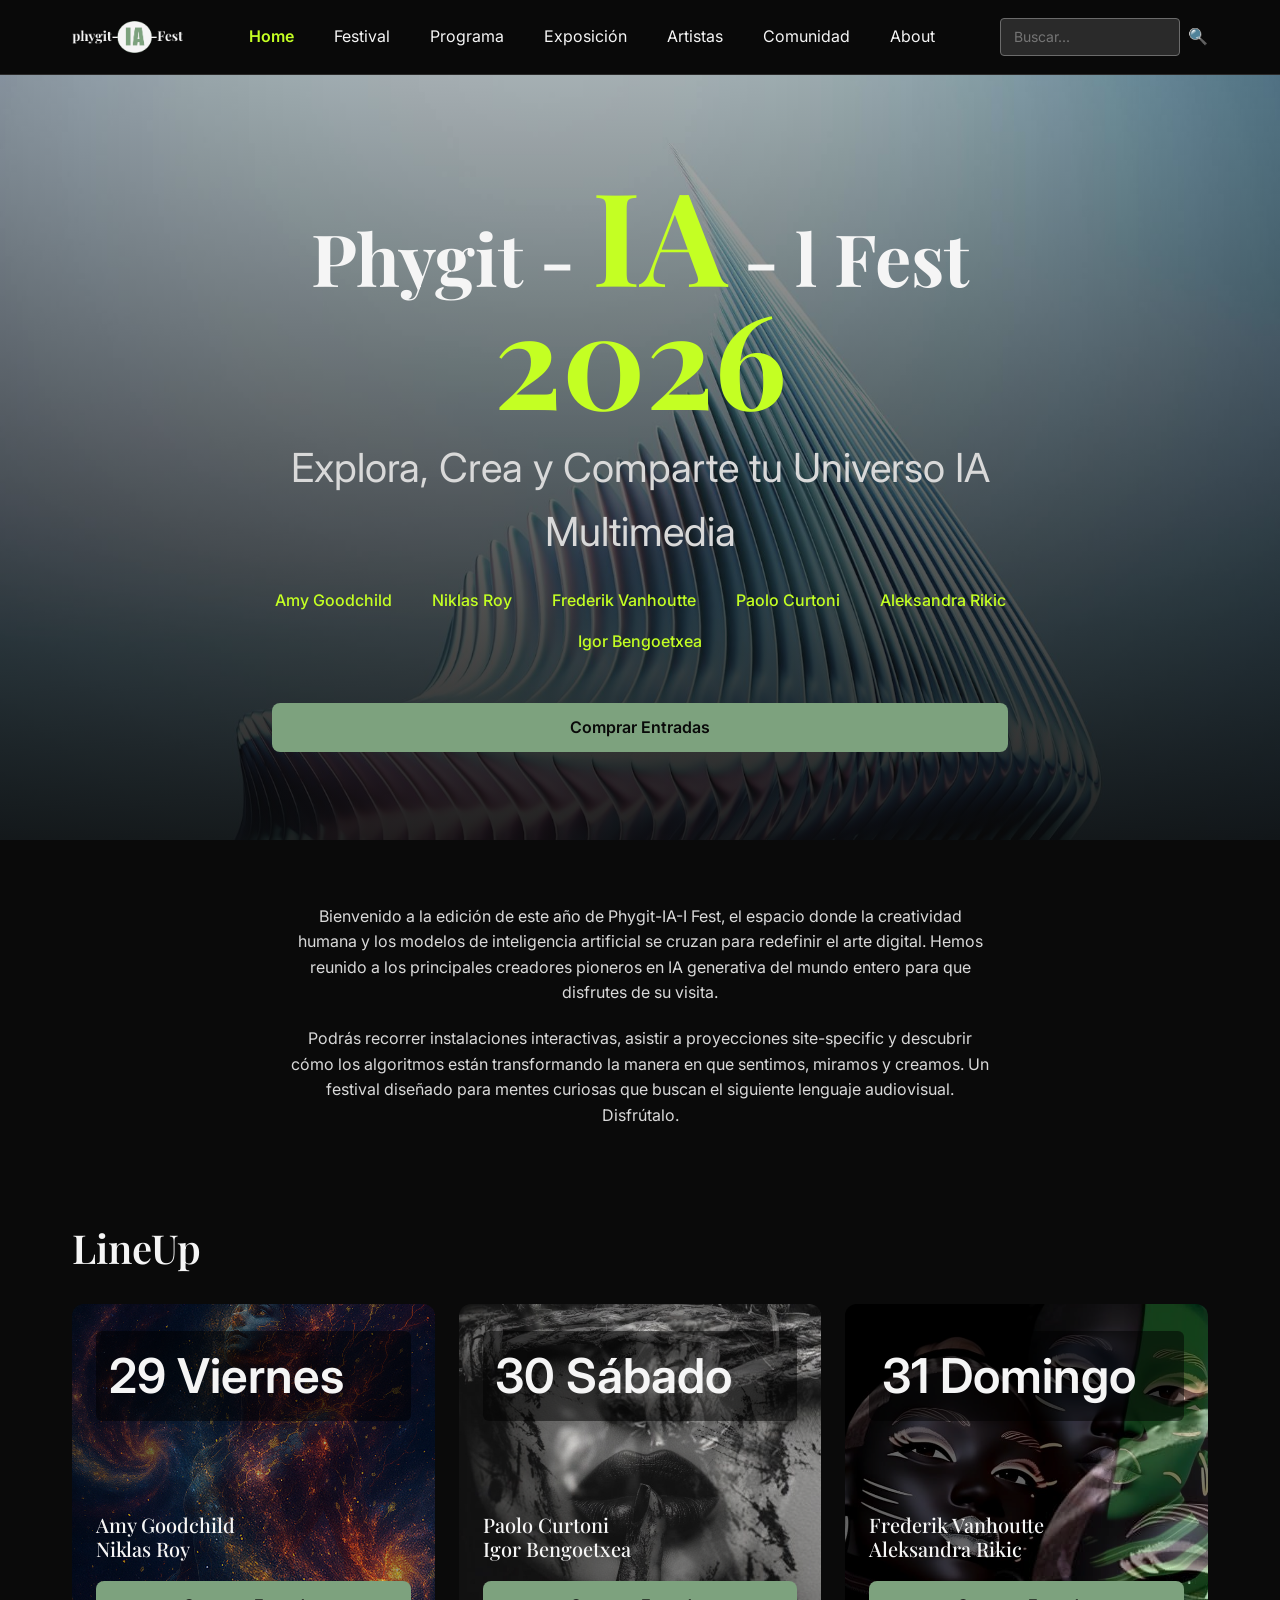
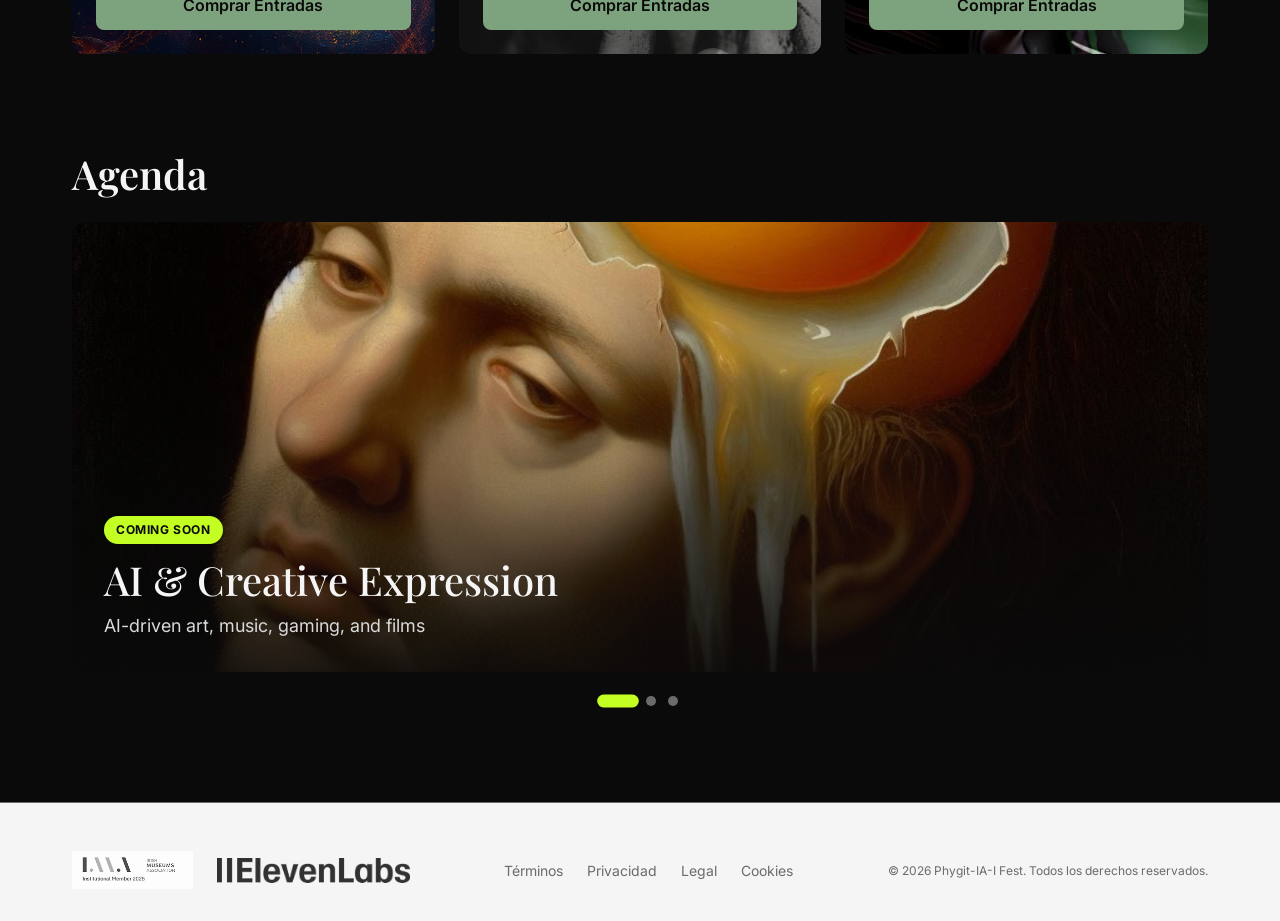
<file: index.html>
<!DOCTYPE html>
<html lang="es">

<head>
  <meta charset="UTF-8">
  <meta name="viewport" content="width=device-width, initial-scale=1.0">
  <meta name="description"
    content="Phygit-IA-l Fest 2026: Festival de arte digital, IA generativa y creatividad multimedia. Compra tus entradas y descubre el lineup.">

  <!-- ==========================================
     FAVICONS (Todos los tamaños)
     ========================================== -->
  <!-- Icono tradicional para navegadores antiguos -->
  <link rel="icon" type="image/x-icon" href="assets/icons/favicon.ico">

  <!-- Iconos PNG para navegadores modernos -->
  <link rel="icon" type="image/png" sizes="16x16" href="assets/icons/favicon-16x16.png">
  <link rel="icon" type="image/png" sizes="32x32" href="assets/icons/favicon-32x32.png">
  <link rel="icon" type="image/png" sizes="48x48" href="assets/icons/favicon-48x48.png">
  <link rel="icon" type="image/png" sizes="64x64" href="assets/icons/favicon-64x64.png">

  <!-- Apple Touch Icon (iPhone/iPad) -->
  <link rel="apple-touch-icon" sizes="180x180" href="assets/icons/favicon-180x180.png">

  <!-- Android Chrome -->
  <link rel="icon" type="image/png" sizes="192x192" href="assets/icons/favicon-192x192.png">
  <link rel="icon" type="image/png" sizes="512x512" href="assets/icons/favicon-512x512.png">

  <!-- Manifest para PWA -->
  <link rel="manifest" href="assets/icons/site.webmanifest">

  <title>Phygit-IA-l Fest 2026</title>

  <!-- Fonts -->
  <link
    href="https://fonts.googleapis.com/css2?family=Inter:wght@400;500;600;700&family=Playfair+Display:wght@400;500;600;700&display=swap"
    rel="stylesheet">

  <!-- CSS -->
  <link rel="stylesheet" href="css/styles.css">
</head>

<body>

  <!-- ==========================================
       TOPBAR / HEADER (Reutilizable en las 4 paginas del proyecto)
       ========================================== -->
  <header class="header">
    <div class="container header__inner">
      <a href="index.html" class="header__logo" aria-label="Phygit-IA-l Fest - Ir a inicio">
        <img src="assets/images/logo-phygit.png" alt="Logo Phygit-IA-l Fest" width="150">
      </a>

      <!-- Menú principal Nota: Mantengo mismas opciones menu boceto Figma PEC2-->
      <nav id="main-menu" class="nav" aria-label="Menú principal">
        <ul>
          <li><a href="index.html" aria-current="page">Home</a></li>
          <li><a href="#">Festival</a></li>
          <li><a href="#">Programa</a></li>
          <li><a href="exposicion.html">Exposición</a></li>
          <li><a href="#">Artistas</a></li>
          <li><a href="comunidad.html">Comunidad</a></li>
          <li><a href="about.html">About</a></li>
        </ul>
      </nav>

      <div class="header__actions">
        <form class="header__search" role="search" aria-label="Búsqueda en el sitio">
          <label for="site-search" class="visually-hidden">Buscar</label>
          <input type="search" id="site-search" name="q" placeholder="Buscar..." aria-label="Campo de búsqueda">
          <button type="submit" aria-label="Buscar">🔍</button>
        </form>

        <button class="header__menu-toggle" aria-expanded="false" aria-controls="main-menu"
          aria-label="Abrir menú de navegación">
          ☰
        </button>
      </div>

    </div>
  </header>

  <!-- ==========================================
       MAIN CONTENT
       ========================================== -->

  <main id="main-content">

    <!-- ****************************************************
       HERO
       **************************************************** -->
    <section class="hero" aria-labelledby="hero-title">
      <div class="container hero__content">
        <h1 id="hero-title">Phygit - <span class="hero-title-plus">IA</span> - l Fest
          <span class="hero-title-year">2026</span>
        </h1>
        <p class="hero__subtitle">Explora, Crea y Comparte tu Universo IA Multimedia</p>

        <ul class="hero__artists" aria-label="Artistas destacados">
          <li><a href="#">Amy Goodchild</a></li>
          <li><a href="#">Niklas Roy</a></li>
          <li><a href="#">Frederik Vanhoutte</a></li>
          <li><a href="#">Paolo Curtoni</a></li>
          <li><a href="#">Aleksandra Rikic</a></li>
          <li><a href="#">Igor Bengoetxea</a></li>
        </ul>

        <a href="#tickets" class="btn btn--primary hero__cta">Comprar Entradas</a>
      </div>
    </section>

    <!-- ****************************************************
       BLOQUE INFORMATIVO 
       **************************************************** -->
    <section class="info" aria-labelledby="info-title">
      <div class="container">
        <h2 id="info-title" class="visually-hidden">Sobre el Festival</h2>
        <p>Bienvenido a la edición de este año de Phygit-IA-I Fest, el espacio donde la creatividad humana y los modelos
          de inteligencia artificial se cruzan para redefinir el arte digital. Hemos reunido a los principales creadores
          pioneros en IA generativa del mundo entero para que disfrutes de su visita.</p>
        <p>Podrás recorrer instalaciones interactivas, asistir a proyecciones site-specific y descubrir cómo los
          algoritmos están transformando la manera en que sentimos, miramos y creamos. Un festival diseñado para mentes
          curiosas que buscan el siguiente lenguaje audiovisual. Disfrútalo.</p>
      </div>
    </section>

    <!-- ****************************************************
       LINEUP 
       **************************************************** -->
    <section class="lineup" aria-labelledby="lineup-title">
      <div class="container">
        <h2 id="lineup-title">LineUp</h2>
        <ul class="lineup__grid">
          <!-- Viernes 29 -->
          <li class="lineup__card lineup__card--viernes">
            <article aria-labelledby="lineup-day-1">
              <time datetime="2026-05-29">29 Viernes</time>
              <h3 id="lineup-day-1">Amy Goodchild<br>Niklas Roy</h3>
              <a href="#" class="btn btn--primary">Comprar Entradas</a>
            </article>
          </li>
          <!-- Sábado 30 -->
          <li class="lineup__card lineup__card--sabado">
            <article aria-labelledby="lineup-day-2">
              <time datetime="2026-05-30">30 Sábado</time>
              <h3 id="lineup-day-2">Paolo Curtoni<br>Igor Bengoetxea</h3>
              <a href="#" class="btn btn--primary">Comprar Entradas</a>
            </article>
          </li>
          <!-- Domingo 31 -->
          <li class="lineup__card lineup__card--domingo">
            <article aria-labelledby="lineup-day-3">
              <time datetime="2026-05-31">31 Domingo</time>
              <h3 id="lineup-day-3">Frederik Vanhoutte<br>Aleksandra Rikic</h3>
              <a href="#" class="btn btn--primary">Comprar Entradas</a>
            </article>
          </li>
        </ul>
      </div>
    </section>

    <!-- AGENDA -->
    <section class="agenda" aria-labelledby="agenda-title">
      <div class="container">
        <h2 id="agenda-title">Agenda</h2>
        <div class="agenda__featured">
          <article>
            <span class="agenda__tag">Coming Soon</span>
            <h3>AI & Creative Expression</h3>
            <p>AI-driven art, music, gaming, and films</p>
          </article>
        </div>
        <!-- Paginación agenda -->
        <nav class="agenda__pagination" aria-label="Navegación de slides de agenda">
          <button class="agenda__dot agenda__dot--active" aria-label="Slide 1, actual" aria-current="true"></button>
          <button class="agenda__dot" aria-label="Slide 2"></button>
          <button class="agenda__dot" aria-label="Slide 3"></button>
        </nav>
      </div>
    </section>

  </main>

  <!-- ****************************************************
       FOOTER 
       **************************************************** -->
  <footer class="footer">
    <div class="container footer__inner">
      <div class="footer__logos">
        <!-- Logo izquierdo (IMA) -->
        <img src="assets/images/logo-ima.png" alt="International Web Association" class="footer__logo--collab"
          width="120" height="38">
        <!-- Logo derecho (ElevenLabs) -->
        <img src="assets/images/logo-iielevenlabs.png" alt="II Eleven Labs" class="footer__logo--elevenlabs" width="210"
          height="28">
      </div>

      <nav class="footer__nav" aria-label="Menú legal y corporativo">
        <ul>
          <li><a href="#">Términos</a></li>
          <li><a href="#">Privacidad</a></li>
          <li><a href="#">Legal</a></li>
          <li><a href="#">Cookies</a></li>
        </ul>
      </nav>

      <p class="footer__copy">&copy; 2026 Phygit-IA-I Fest. Todos los derechos reservados.</p>
    </div>
  </footer>

  <!-- javascript para menú móvil -->
  <script src="js/main.js" defer></script>
</body>

</html>
</file>
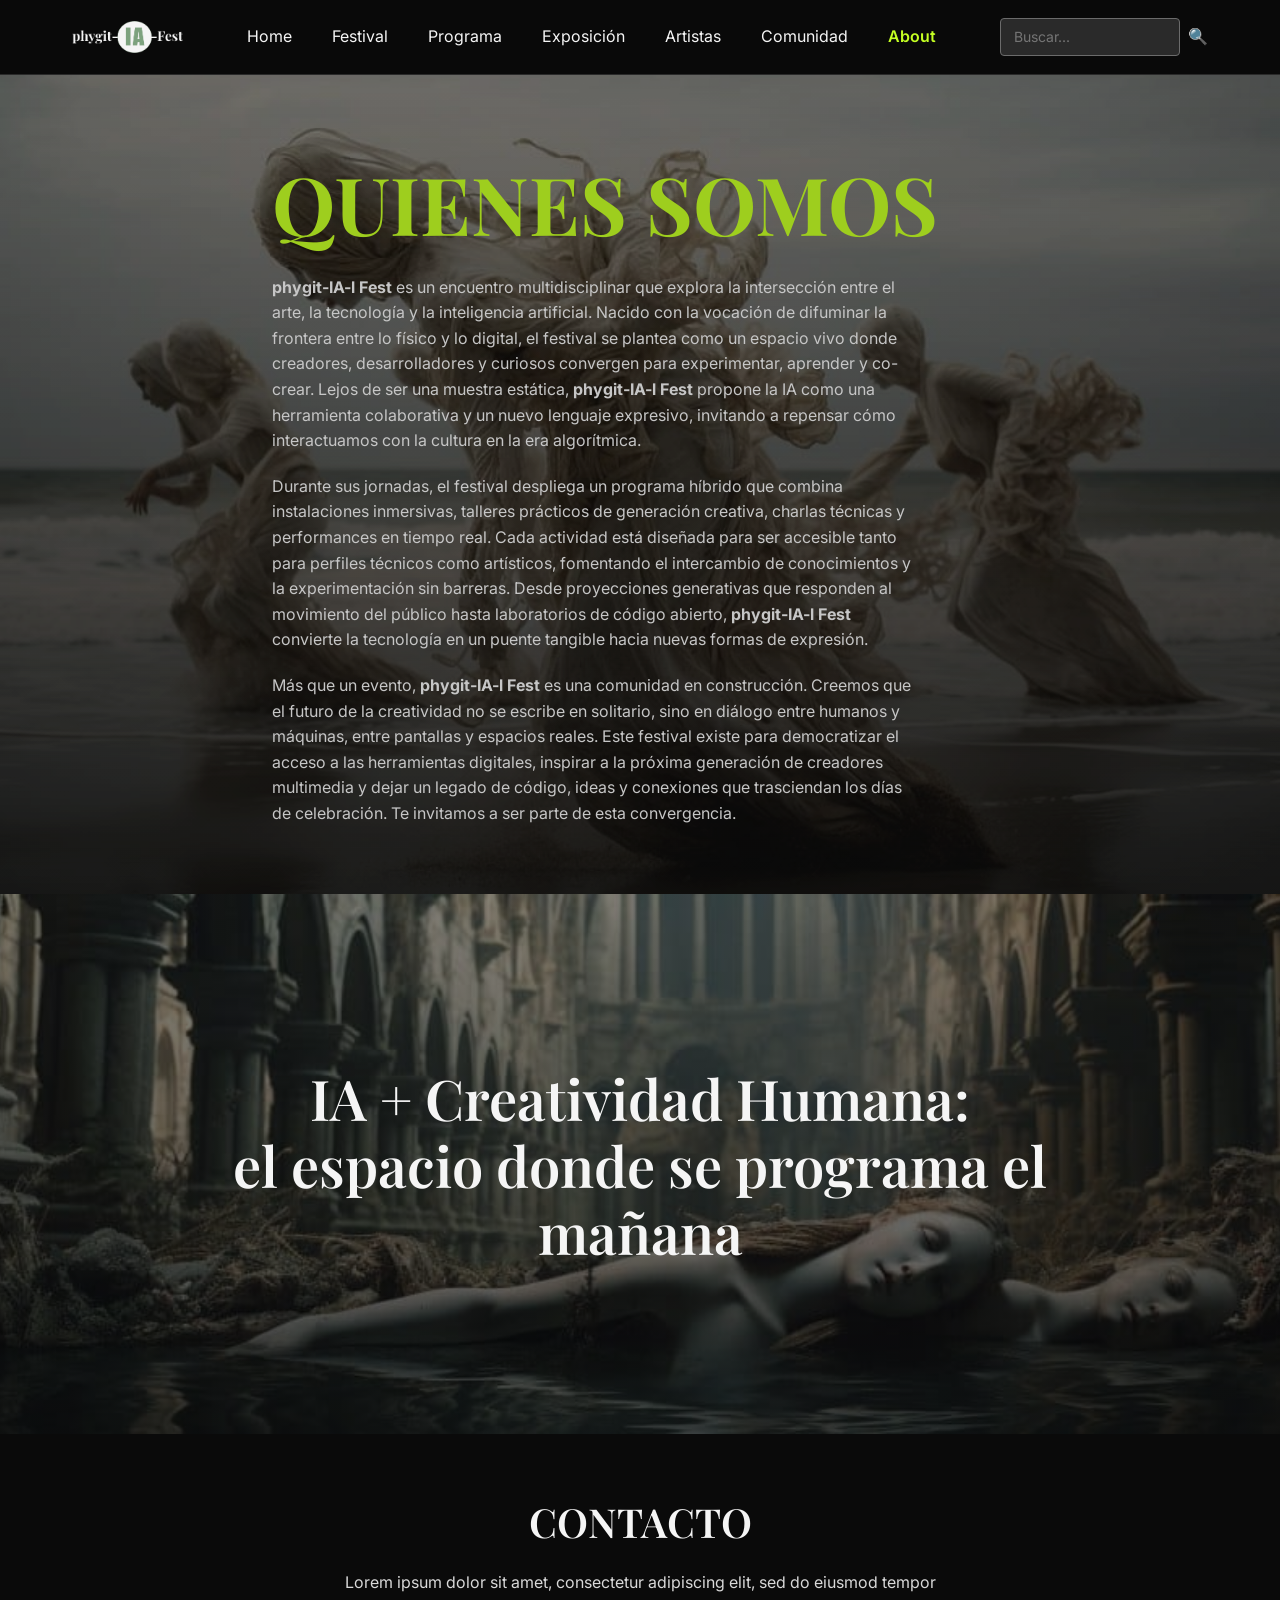
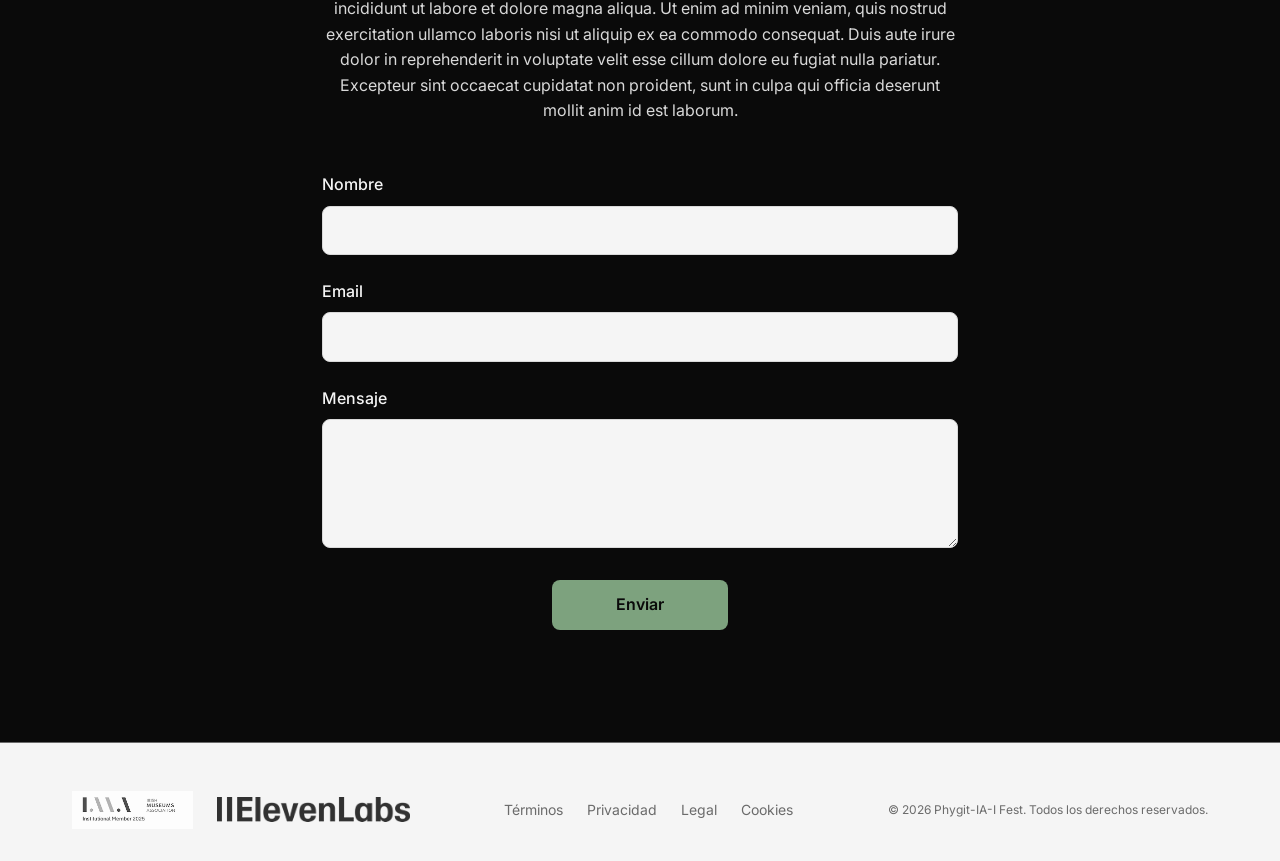
<file: about.html>
<!DOCTYPE html>
<html lang="es">
<head>
  <meta charset="UTF-8">
  <meta name="viewport" content="width=device-width, initial-scale=1.0">
  <meta name="description" content="Phygit-IA-l Fest 2026: Festival de arte digital, IA generativa y creatividad multimedia. Compra tus entradas y descubre el lineup.">

  <!-- ==========================================
     FAVICONS (Todos los tamaños)
     ========================================== -->
  <!-- Icono tradicional para navegadores antiguos -->
  <link rel="icon" type="image/x-icon" href="assets/icons/favicon.ico">

  <!-- Iconos PNG para navegadores modernos -->
  <link rel="icon" type="image/png" sizes="16x16" href="assets/icons/favicon-16x16.png">
  <link rel="icon" type="image/png" sizes="32x32" href="assets/icons/favicon-32x32.png">
  <link rel="icon" type="image/png" sizes="48x48" href="assets/icons/favicon-48x48.png">
  <link rel="icon" type="image/png" sizes="64x64" href="assets/icons/favicon-64x64.png">

  <!-- Apple Touch Icon (iPhone/iPad) -->
  <link rel="apple-touch-icon" sizes="180x180" href="assets/icons/favicon-180x180.png">

  <!-- Android Chrome -->
  <link rel="icon" type="image/png" sizes="192x192" href="assets/icons/favicon-192x192.png">
  <link rel="icon" type="image/png" sizes="512x512" href="assets/icons/favicon-512x512.png">

  <!-- Manifest para PWA -->
  <link rel="manifest" href="assets/icons/site.webmanifest">

  <title>Phygit-IA-l Fest 2026 | Quienes Somos</title>
  
  <!-- Fonts -->
  <link href="https://fonts.googleapis.com/css2?family=Inter:wght@400;500;600;700&family=Playfair+Display:wght@400;500;600;700&display=swap" rel="stylesheet">
  
  <!-- CSS -->
  <link rel="stylesheet" href="css/styles.css">
</head>

<body>

  <!-- ==========================================
       TOPBAR / HEADER (Reutilizable en las 4 paginas del proyecto)
       ========================================== -->
  <header class="header">
    <div class="container header__inner">
      <a href="index.html" class="header__logo" aria-label="Phygit-IA-l Fest - Ir a inicio">
        <img src="assets/images/logo-phygit.png" alt="Logo Phygit-IA-l Fest" width="150">
      </a>

      <!-- Menú principal Nota: Mantengo mismas opciones menu boceto Figma PEC2-->
      <nav id="main-menu" class="nav" aria-label="Menú principal">
        <ul>
          <li><a href="index.html">Home</a></li>
          <li><a href="#">Festival</a></li>
          <li><a href="#">Programa</a></li>
          <li><a href="exposicion.html">Exposición</a></li>
          <li><a href="#">Artistas</a></li>
          <li><a href="comunidad.html">Comunidad</a></li>
          <li><a href="about.html" aria-current="page">About</a></li>
        </ul>        
      </nav> 
      
    <!-- Version para cargar el menu de navegacion desde JS -->
    <!--
    <script>
    fetch('nav.html')
        .then(r => r.text())
        .then(html => document.getElementById('main-menu').outerHTML = html);
    </script>      
    -->

      <div class="header__actions">
        <form class="header__search" role="search" aria-label="Búsqueda en el sitio">
          <label for="site-search" class="visually-hidden">Buscar</label>
          <input type="search" id="site-search" name="q" placeholder="Buscar..." aria-label="Campo de búsqueda">
          <button type="submit" aria-label="Buscar">🔍</button>
        </form>

        <button class="header__menu-toggle" aria-expanded="false" aria-controls="main-menu" 
          aria-label="Abrir menú de navegación">
          ☰
        </button>
      </div>

    </div>
  </header>

  <!-- ==========================================
       MAIN CONTENT
       ========================================== -->
  <main id="main-content">

    <!-- SECCIÓN 1: QUIÉNES SOMOS -->
    <section class="about-hero" aria-labelledby="about-title">
      <div class="container about-hero__content">
        <h1 id="about-title">QUIENES SOMOS</h1>
        <p><strong>phygit-IA-l Fest</strong> es un encuentro multidisciplinar que explora la intersección entre el arte, la tecnología y la inteligencia artificial. Nacido con la vocación de difuminar la frontera entre lo físico y lo digital, el festival se plantea como un espacio vivo donde creadores, desarrolladores y curiosos convergen para experimentar, aprender y co-crear. Lejos de ser una muestra estática, <strong>phygit-IA-l Fest</strong> propone la IA como una herramienta colaborativa y un nuevo lenguaje expresivo, invitando a repensar cómo interactuamos con la cultura en la era algorítmica.</p>
        <p>Durante sus jornadas, el festival despliega un programa híbrido que combina instalaciones inmersivas, talleres prácticos de generación creativa, charlas técnicas y performances en tiempo real. Cada actividad está diseñada para ser accesible tanto para perfiles técnicos como artísticos, fomentando el intercambio de conocimientos y la experimentación sin barreras. Desde proyecciones generativas que responden al movimiento del público hasta laboratorios de código abierto, <strong>phygit-IA-l Fest</strong> convierte la tecnología en un puente tangible hacia nuevas formas de expresión.</p>
        <p>Más que un evento, <strong>phygit-IA-l Fest</strong> es una comunidad en construcción. Creemos que el futuro de la creatividad no se escribe en solitario, sino en diálogo entre humanos y máquinas, entre pantallas y espacios reales. Este festival existe para democratizar el acceso a las herramientas digitales, inspirar a la próxima generación de creadores multimedia y dejar un legado de código, ideas y conexiones que trasciendan los días de celebración. Te invitamos a ser parte de esta convergencia.</p>
      </div>
    </section>

    <!-- SECCIÓN 2: MANIFIESTO / IA + CREATIVIDAD -->
    <section class="about-manifesto" aria-labelledby="manifesto-title">
      <div class="container about-manifesto__content">
        <h2 id="manifesto-title">IA + Creatividad Humana:<br>el espacio donde se programa el mañana</h2>
      </div>
    </section>

    <!-- SECCIÓN 3: CONTACTO -->
    <section class="contact" aria-labelledby="contact-title">
      <div class="container contact__inner">
        <h2 id="contact-title">CONTACTO</h2>
        <p class="contact__intro">Lorem ipsum dolor sit amet, consectetur adipiscing elit, sed do eiusmod tempor incididunt ut labore et dolore magna aliqua. Ut enim ad minim veniam, quis nostrud exercitation ullamco laboris nisi ut aliquip ex ea commodo consequat. Duis aute irure dolor in reprehenderit in voluptate velit esse cillum dolore eu fugiat nulla pariatur. Excepteur sint occaecat cupidatat non proident, sunt in culpa qui officia deserunt mollit anim id est laborum.</p>

        <form class="contact__form" action="#" method="POST" novalidate>
          <div class="form-group">
            <label for="nombre">Nombre</label>
            <input type="text" id="nombre" name="nombre" required autocomplete="name">
          </div>
          <div class="form-group">
            <label for="email">Email</label>
            <input type="email" id="email" name="email" required autocomplete="email">
          </div>
          <div class="form-group">
            <label for="mensaje">Mensaje</label>
            <textarea id="mensaje" name="mensaje" rows="5" required></textarea>
          </div>
          <button type="submit" class="btn btn--primary contact__submit">Enviar</button>
        </form>
      </div>
    </section>

  </main>

  <!-- ****************************************************
       FOOTER 
       **************************************************** -->
  <footer class="footer">
    <div class="container footer__inner">
      <div class="footer__logos">
            <!-- Logo izquierdo (IMA) -->
            <img 
                src="assets/images/logo-ima.png" 
                alt="International Web Association" 
                class="footer__logo--collab" 
                width="120" height="38"
            >
            <!-- Logo derecho (ElevenLabs) -->
            <img 
                src="assets/images/logo-iielevenlabs.png" 
                alt="II Eleven Labs" 
                class="footer__logo--elevenlabs" 
                width="210" height="28"
            >
      </div>

      <nav class="footer__nav" aria-label="Menú legal y corporativo">
        <ul>
          <li><a href="#">Términos</a></li>
          <li><a href="#">Privacidad</a></li>
          <li><a href="#">Legal</a></li>
          <li><a href="#">Cookies</a></li>
        </ul>
      </nav>

      <p class="footer__copy">&copy; 2026 Phygit-IA-I Fest. Todos los derechos reservados.</p>
    </div>
  </footer>

  <!-- javascript para menú móvil -->
  <script src="js/main.js" defer></script>  

</body>
</html>
</file>
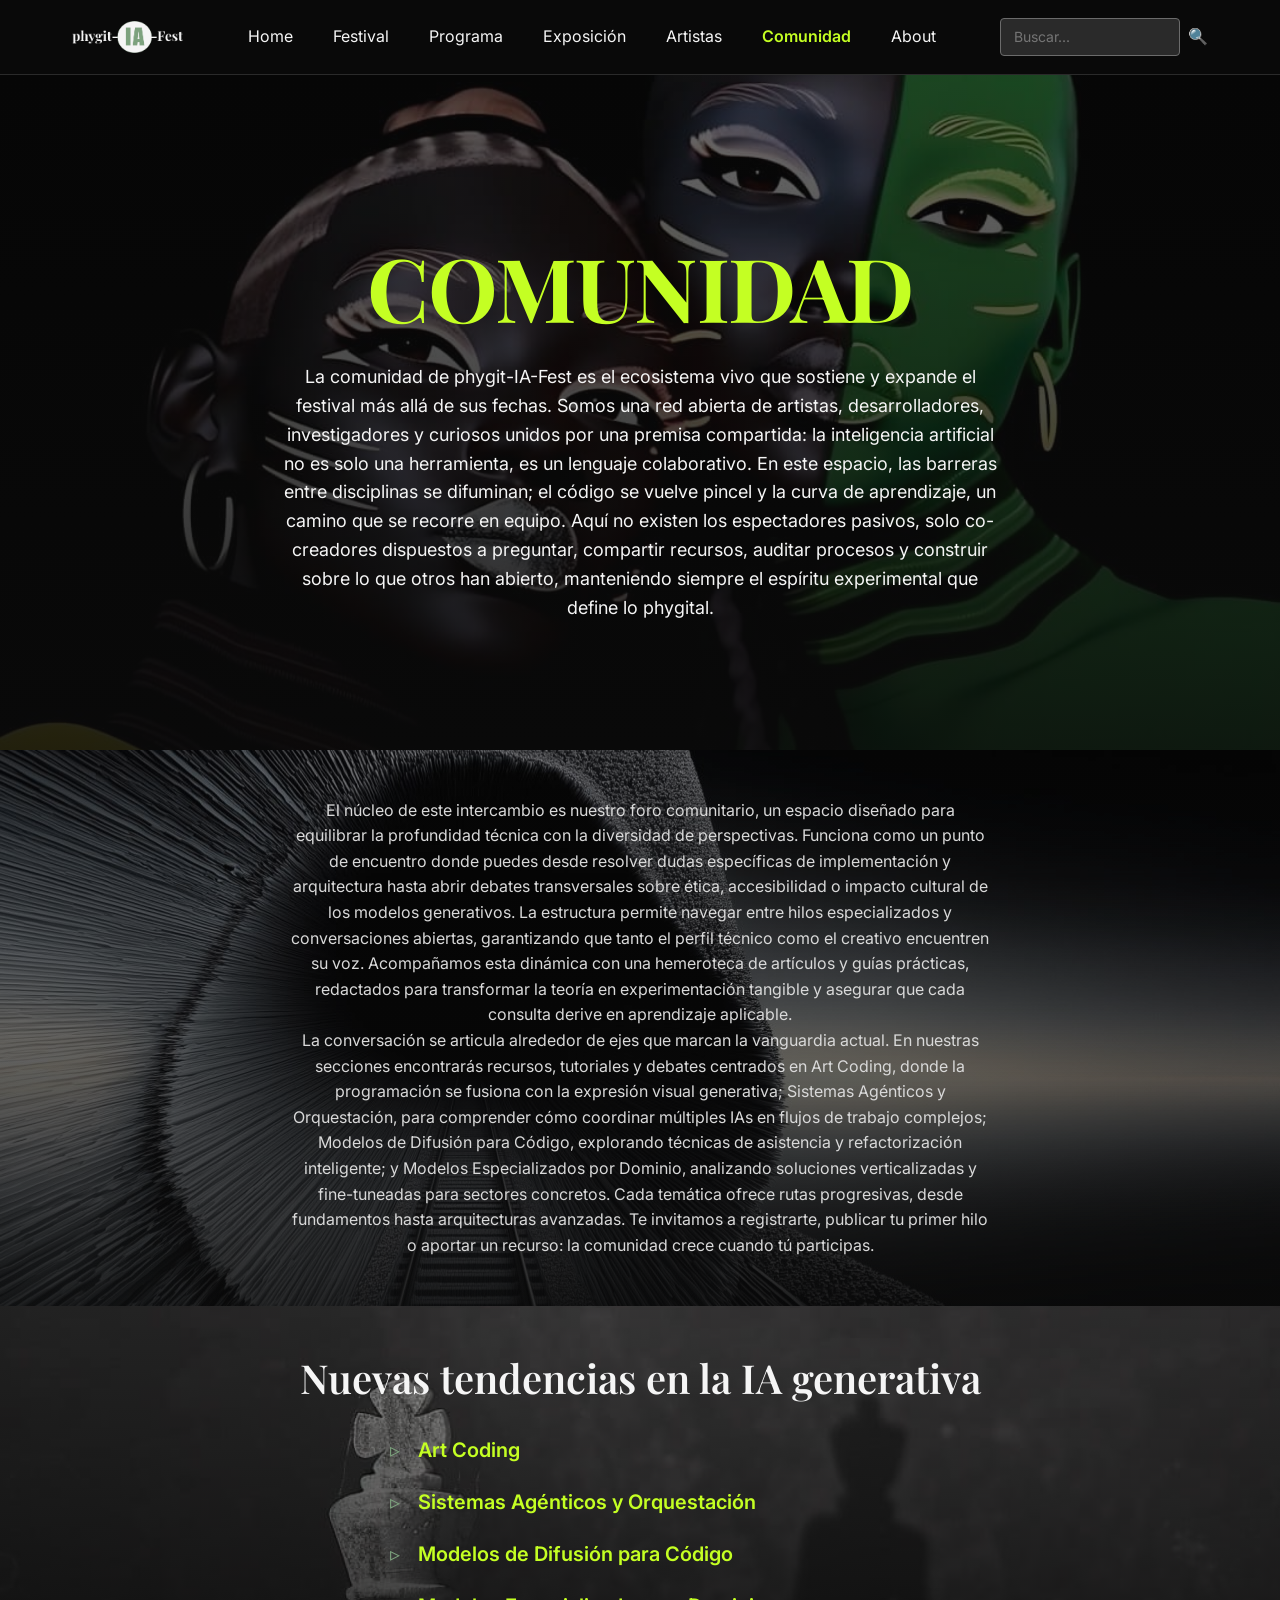
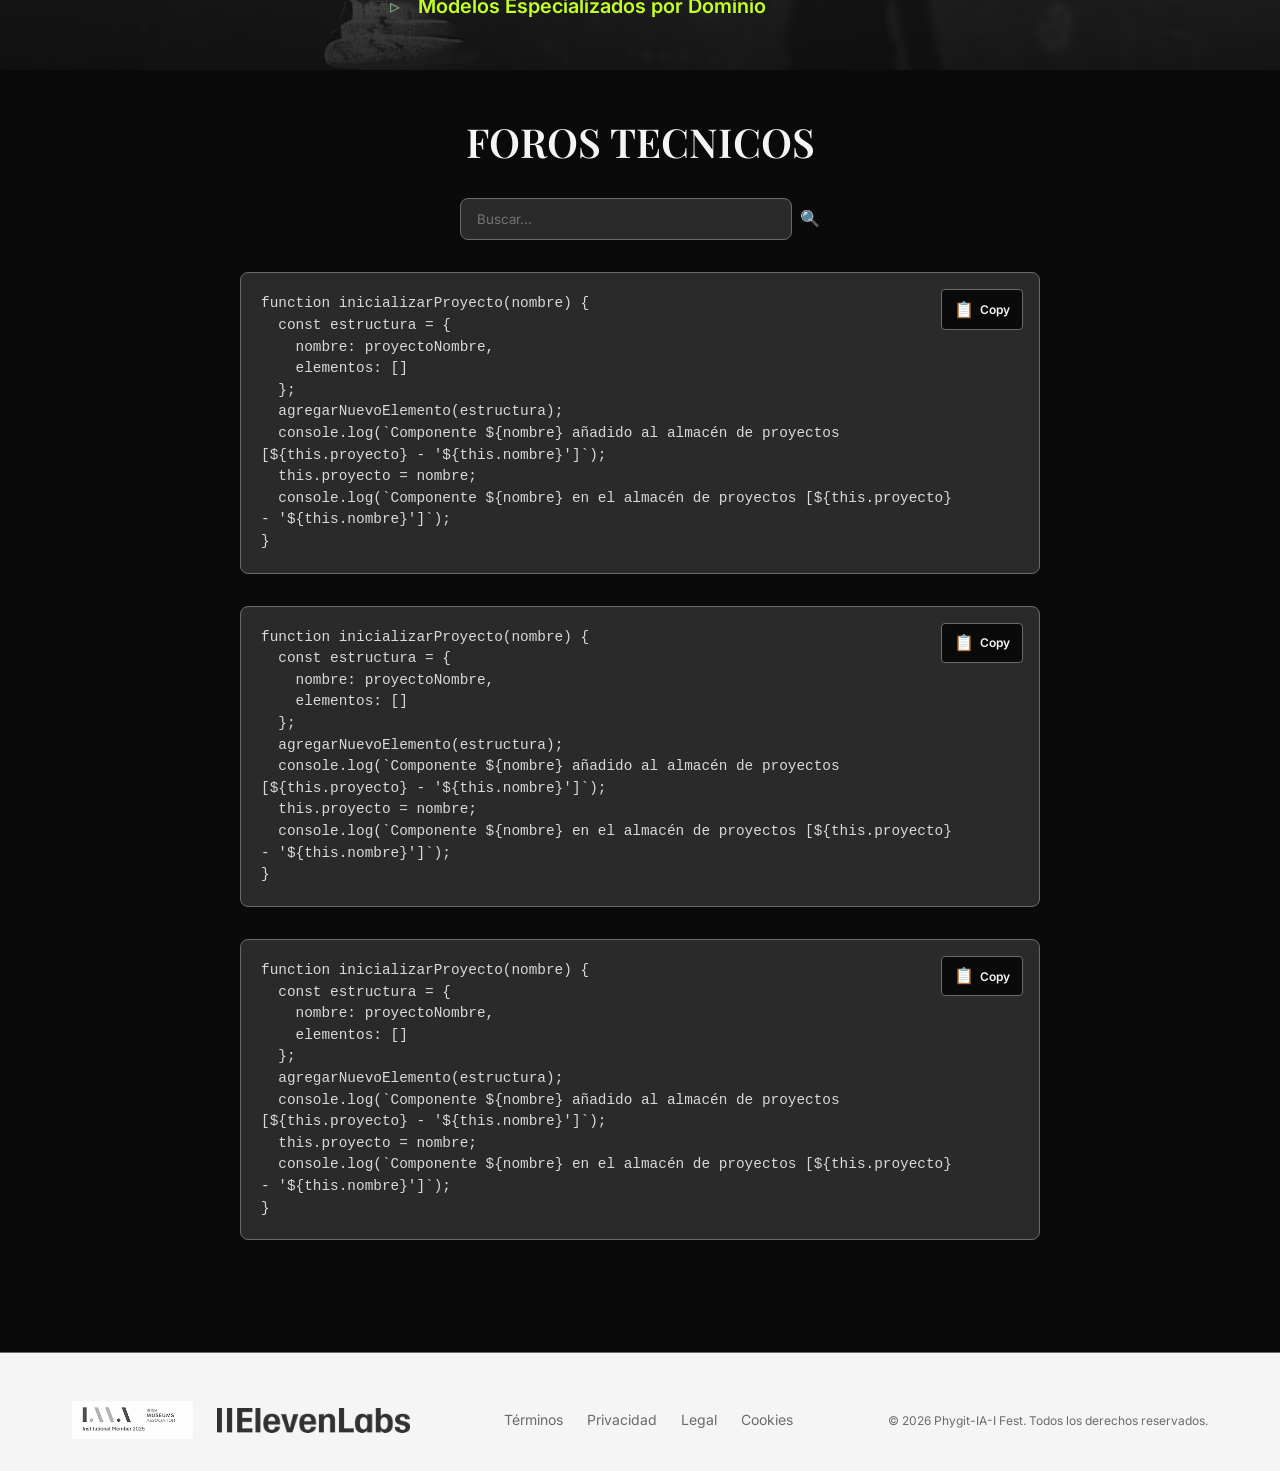
<file: comunidad.html>
<!DOCTYPE html>
<html lang="es">
<head>
  <meta charset="UTF-8">
  <meta name="viewport" content="width=device-width, initial-scale=1.0">
  <meta name="description" content="Phygit-IA-l Fest 2026: Festival de arte digital, IA generativa y creatividad multimedia. Compra tus entradas y descubre el lineup.">

  <!-- ==========================================
     FAVICONS (Todos los tamaños)
     ========================================== -->
  <!-- Icono tradicional para navegadores antiguos -->
  <link rel="icon" type="image/x-icon" href="assets/icons/favicon.ico">

  <!-- Iconos PNG para navegadores modernos -->
  <link rel="icon" type="image/png" sizes="16x16" href="assets/icons/favicon-16x16.png">
  <link rel="icon" type="image/png" sizes="32x32" href="assets/icons/favicon-32x32.png">
  <link rel="icon" type="image/png" sizes="48x48" href="assets/icons/favicon-48x48.png">
  <link rel="icon" type="image/png" sizes="64x64" href="assets/icons/favicon-64x64.png">

  <!-- Apple Touch Icon (iPhone/iPad) -->
  <link rel="apple-touch-icon" sizes="180x180" href="assets/icons/favicon-180x180.png">

  <!-- Android Chrome -->
  <link rel="icon" type="image/png" sizes="192x192" href="assets/icons/favicon-192x192.png">
  <link rel="icon" type="image/png" sizes="512x512" href="assets/icons/favicon-512x512.png">

  <!-- Manifest para PWA -->
  <link rel="manifest" href="assets/icons/site.webmanifest">

  <title>Phygit-IA-l Fest 2026 | Comunidad</title>
  
  <!-- Fonts -->
  <link href="https://fonts.googleapis.com/css2?family=Inter:wght@400;500;600;700&family=Playfair+Display:wght@400;500;600;700&display=swap" rel="stylesheet">
  
  <!-- CSS -->
  <link rel="stylesheet" href="css/styles.css">
</head>

<body>

  <!-- ==========================================
       TOPBAR / HEADER (Reutilizable en las 4 paginas del proyecto)
       ========================================== -->
  <header class="header">
    <div class="container header__inner">
      <a href="index.html" class="header__logo" aria-label="Phygit-IA-l Fest - Ir a inicio">
        <img src="assets/images/logo-phygit.png" alt="Logo Phygit-IA-l Fest" width="150">
      </a>

      <!-- Menú principal Nota: Mantengo mismas opciones menu boceto Figma PEC2-->
      <nav id="main-menu" class="nav" aria-label="Menú principal">
        <ul>
          <li><a href="index.html">Home</a></li>
          <li><a href="#">Festival</a></li>
          <li><a href="#">Programa</a></li>
          <li><a href="exposicion.html">Exposición</a></li>
          <li><a href="#">Artistas</a></li>
          <li><a href="comunidad.html" aria-current="page">Comunidad</a></li>
          <li><a href="about.html">About</a></li>
        </ul>
      </nav>      

      <div class="header__actions">
        <form class="header__search" role="search" aria-label="Búsqueda en el sitio">
          <label for="site-search" class="visually-hidden">Buscar</label>
          <input type="search" id="site-search" name="q" placeholder="Buscar..." aria-label="Campo de búsqueda">
          <button type="submit" aria-label="Buscar">🔍</button>
        </form>

        <button class="header__menu-toggle" aria-expanded="false" aria-controls="main-menu" 
          aria-label="Abrir menú de navegación">
          ☰
        </button>
      </div>

    </div>
  </header>

    <!-- ==========================================
       MAIN CONTENT
       ========================================== -->
  <main id="main-content">

    <!-- HERO COMUNIDAD -->
    <section class="community-hero" aria-labelledby="community-title">
      <div class="container community-hero__content">
        <h1 id="community-title">COMUNIDAD</h1>
        <p>La comunidad de phygit-IA-Fest es el ecosistema vivo que sostiene y expande el festival más allá de sus fechas. Somos una red abierta de artistas, desarrolladores, investigadores y curiosos unidos por una premisa compartida: la inteligencia artificial no es solo una herramienta, es un lenguaje colaborativo. En este espacio, las barreras entre disciplinas se difuminan; el código se vuelve pincel y la curva de aprendizaje, un camino que se recorre en equipo. Aquí no existen los espectadores pasivos, solo co-creadores dispuestos a preguntar, compartir recursos, auditar procesos y construir sobre lo que otros han abierto, manteniendo siempre el espíritu experimental que define lo phygital.</p>
      </div>
    </section>

    <!-- TEXTO INTRODUCTORIO -->
    <section class="community-intro" aria-label="Introducción a la comunidad">
      <div class="container">
        <p>El núcleo de este intercambio es nuestro foro comunitario, un espacio diseñado para equilibrar la profundidad técnica con la diversidad de perspectivas. Funciona como un punto de encuentro donde puedes desde resolver dudas específicas de implementación y arquitectura hasta abrir debates transversales sobre ética, accesibilidad o impacto cultural de los modelos generativos. La estructura permite navegar entre hilos especializados y conversaciones abiertas, garantizando que tanto el perfil técnico como el creativo encuentren su voz. Acompañamos esta dinámica con una hemeroteca de artículos y guías prácticas, redactados para transformar la teoría en experimentación tangible y asegurar que cada consulta derive en aprendizaje aplicable.</p>
        <p>La conversación se articula alrededor de ejes que marcan la vanguardia actual. En nuestras secciones encontrarás recursos, tutoriales y debates centrados en Art Coding, donde la programación se fusiona con la expresión visual generativa; Sistemas Agénticos y Orquestación, para comprender cómo coordinar múltiples IAs en flujos de trabajo complejos; Modelos de Difusión para Código, explorando técnicas de asistencia y refactorización inteligente; y Modelos Especializados por Dominio, analizando soluciones verticalizadas y fine-tuneadas para sectores concretos. Cada temática ofrece rutas progresivas, desde fundamentos hasta arquitecturas avanzadas. Te invitamos a registrarte, publicar tu primer hilo o aportar un recurso: la comunidad crece cuando tú participas.</p>
      </div>
    </section>

    <!-- TENDENCIAS -->
    <section class="community-trends" aria-labelledby="trends-title">
      <div class="container">
        <h2 id="trends-title">Nuevas tendencias en la IA generativa</h2>
        <ul class="trends-list">
          <li>Art Coding</li>
          <li>Sistemas Agénticos y Orquestación</li>
          <li>Modelos de Difusión para Código</li>
          <li>Modelos Especializados por Dominio</li>
        </ul>
      </div>
    </section>

    <!-- FOROS TÉCNICOS -->
    <section class="community-forums" aria-labelledby="forums-title">
      <div class="container">
        <h2 id="forums-title">FOROS TECNICOS</h2>
        
        <form class="forums-search" role="search" aria-label="Buscar en foros técnicos">
          <label for="forum-search" class="visually-hidden">Buscar en foros</label>
          <input type="search" id="forum-search" name="q" placeholder="Buscar...">
          <button type="submit" aria-label="Buscar">🔍</button>
        </form>

        <ul class="forums-list">
          <!-- Card 1 -->
          <li class="code-card">
            <pre><code>function inicializarProyecto(nombre) {
  const estructura = {
    nombre: proyectoNombre,
    elementos: []
  };
  agregarNuevoElemento(estructura);
  console.log(`Componente ${nombre} añadido al almacén de proyectos [${this.proyecto} - '${this.nombre}']`);
  this.proyecto = nombre;
  console.log(`Componente ${nombre} en el almacén de proyectos [${this.proyecto} - '${this.nombre}']`);
}</code></pre>
            <button class="copy-btn" aria-label="Copiar código al portapapeles">
              <span aria-hidden="true">📋</span> Copy
            </button>
          </li>
          <!-- Card 2 -->
          <li class="code-card">
            <pre><code>function inicializarProyecto(nombre) {
  const estructura = {
    nombre: proyectoNombre,
    elementos: []
  };
  agregarNuevoElemento(estructura);
  console.log(`Componente ${nombre} añadido al almacén de proyectos [${this.proyecto} - '${this.nombre}']`);
  this.proyecto = nombre;
  console.log(`Componente ${nombre} en el almacén de proyectos [${this.proyecto} - '${this.nombre}']`);
}</code></pre>
            <button class="copy-btn" aria-label="Copiar código al portapapeles">
              <span aria-hidden="true">📋</span> Copy
            </button>
          </li>
          <!-- Card 3 -->
          <li class="code-card">
            <pre><code>function inicializarProyecto(nombre) {
  const estructura = {
    nombre: proyectoNombre,
    elementos: []
  };
  agregarNuevoElemento(estructura);
  console.log(`Componente ${nombre} añadido al almacén de proyectos [${this.proyecto} - '${this.nombre}']`);
  this.proyecto = nombre;
  console.log(`Componente ${nombre} en el almacén de proyectos [${this.proyecto} - '${this.nombre}']`);
}</code></pre>
            <button class="copy-btn" aria-label="Copiar código al portapapeles">
              <span aria-hidden="true">📋</span> Copy
            </button>
          </li>
        </ul>
      </div>
    </section>

  </main>

    <!-- ****************************************************
       FOOTER 
       **************************************************** -->
  <footer class="footer">
    <div class="container footer__inner">
      <div class="footer__logos">
            <!-- Logo izquierdo (IMA) -->
            <img 
                src="assets/images/logo-ima.png" 
                alt="International Web Association" 
                class="footer__logo--collab" 
                width="120" height="38"
            >
            <!-- Logo derecho (ElevenLabs) -->
            <img 
                src="assets/images/logo-iielevenlabs.png" 
                alt="II Eleven Labs" 
                class="footer__logo--elevenlabs" 
                width="210" height="28"
            >
      </div>

      <nav class="footer__nav" aria-label="Menú legal y corporativo">
        <ul>
          <li><a href="#">Términos</a></li>
          <li><a href="#">Privacidad</a></li>
          <li><a href="#">Legal</a></li>
          <li><a href="#">Cookies</a></li>
        </ul>
      </nav>

      <p class="footer__copy">&copy; 2026 Phygit-IA-I Fest. Todos los derechos reservados.</p>
    </div>
  </footer>

  <!-- javascript para menú móvil -->
  <script src="js/main.js" defer></script>
</body>
</html>
</file>
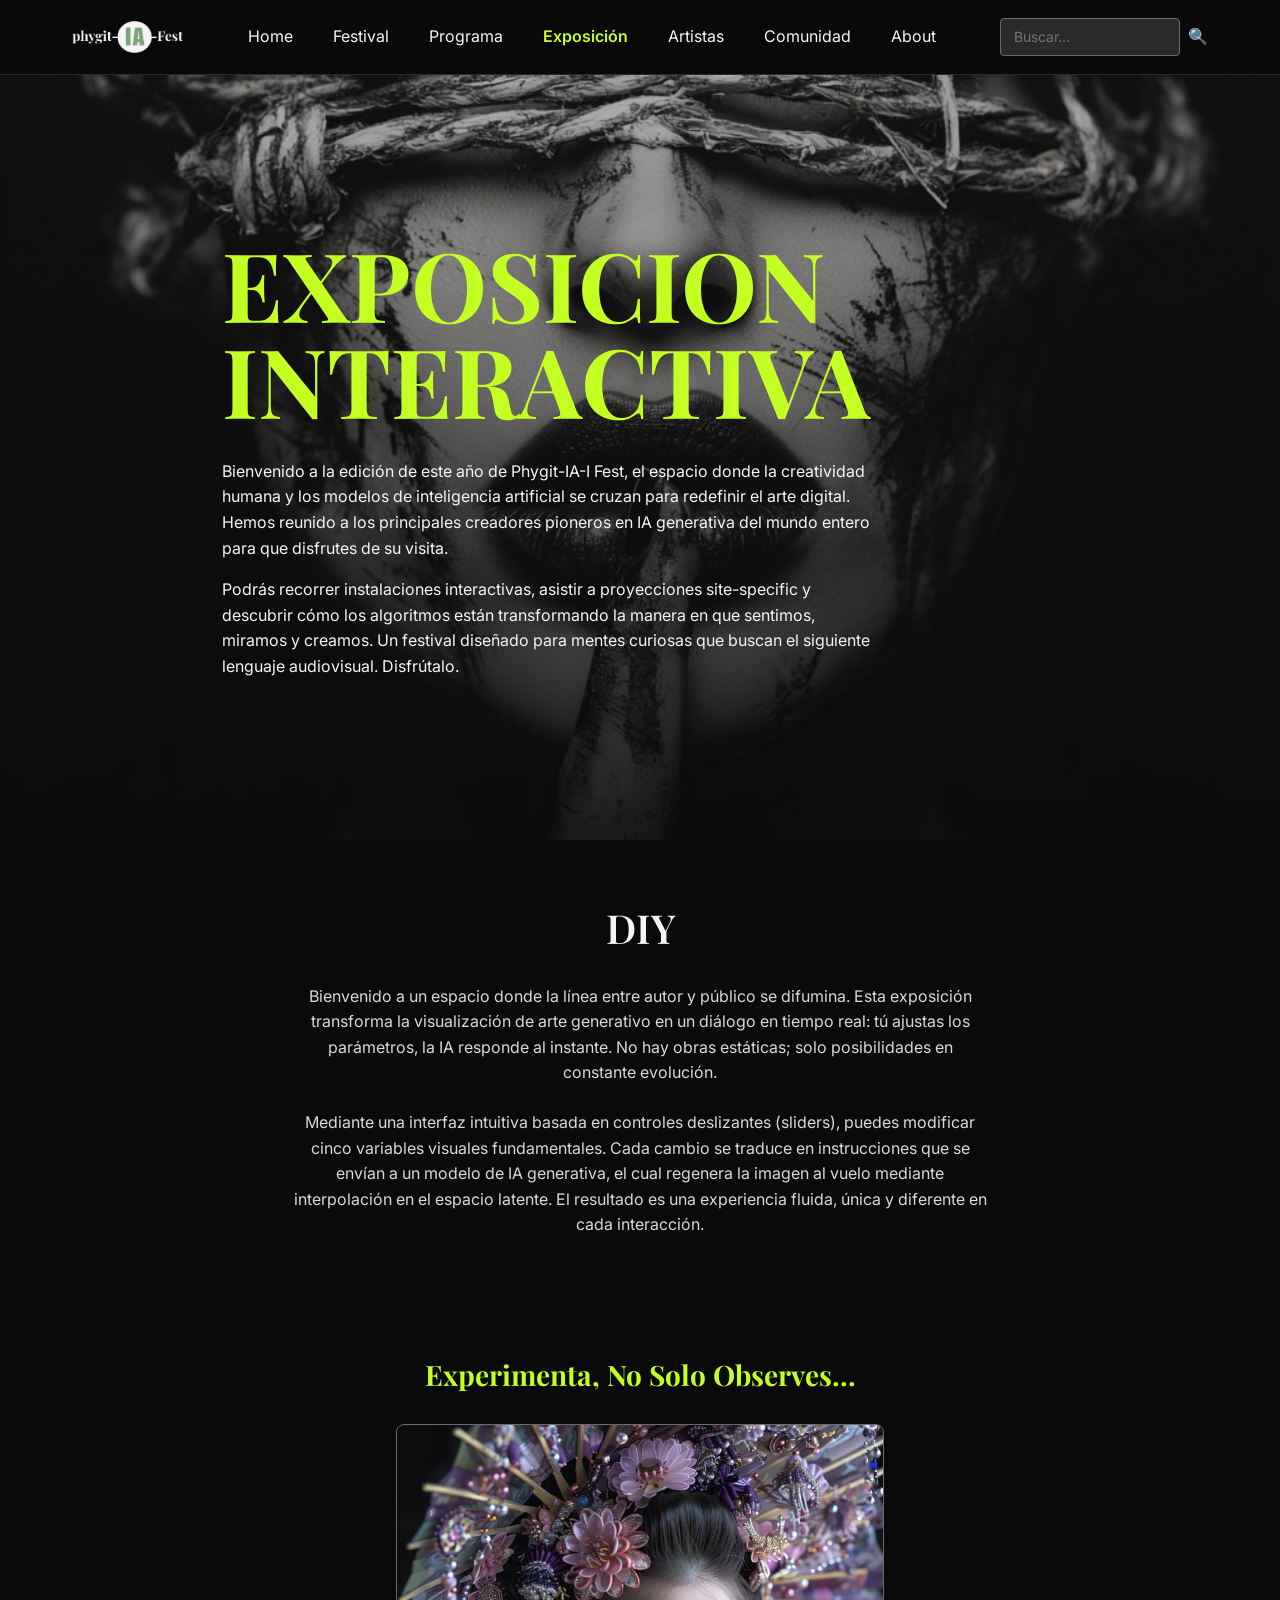
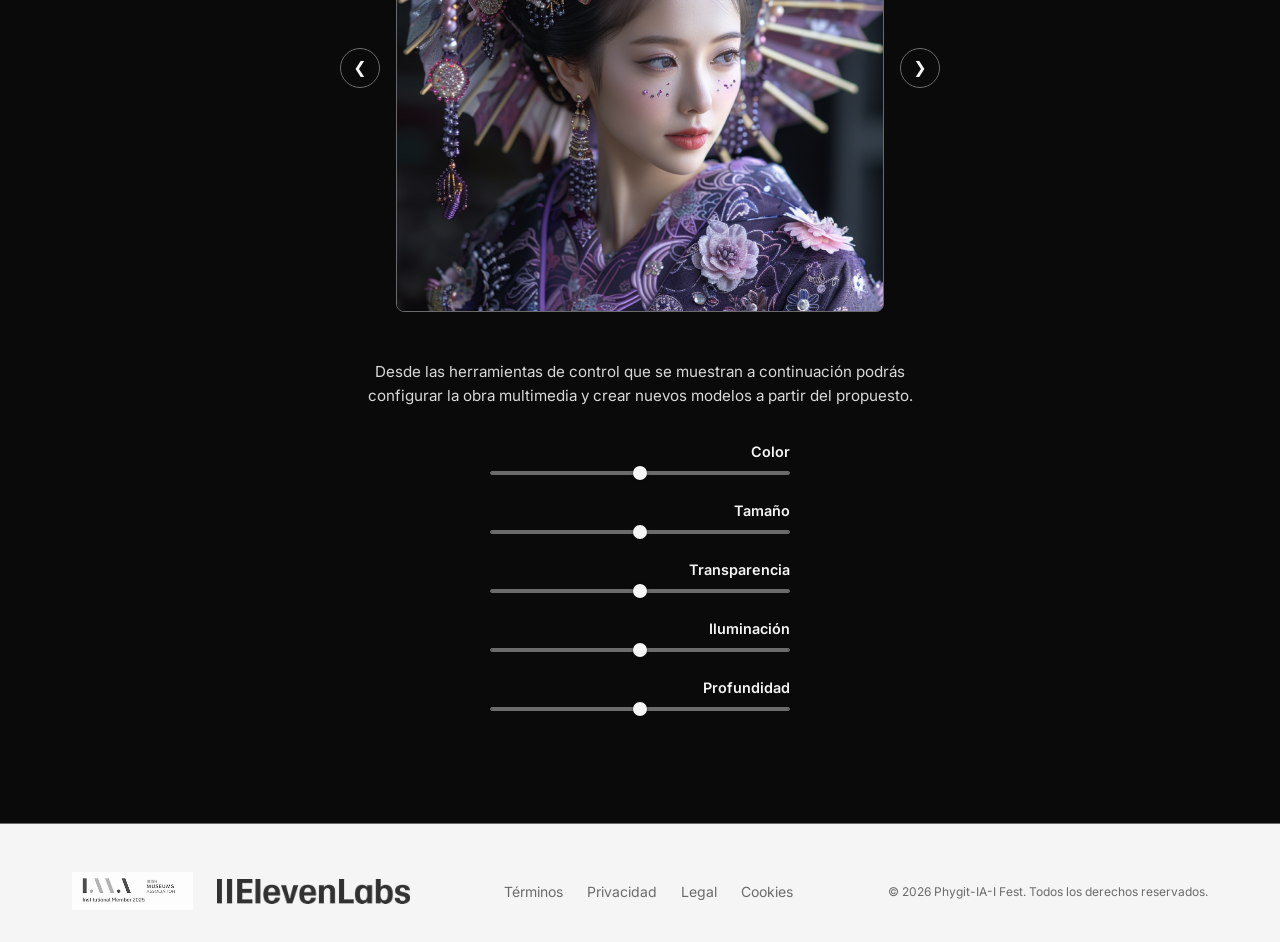
<file: exposicion.html>
<!DOCTYPE html>
<html lang="es">
<head>
  <meta charset="UTF-8">
  <meta name="viewport" content="width=device-width, initial-scale=1.0">
  <meta name="description" content="Phygit-IA-l Fest 2026: Festival de arte digital, IA generativa y creatividad multimedia. Compra tus entradas y descubre el lineup.">

  <!-- ==========================================
     FAVICONS (Todos los tamaños)
     ========================================== -->
  <!-- Icono tradicional para navegadores antiguos -->
  <link rel="icon" type="image/x-icon" href="assets/icons/favicon.ico">

  <!-- Iconos PNG para navegadores modernos -->
  <link rel="icon" type="image/png" sizes="16x16" href="assets/icons/favicon-16x16.png">
  <link rel="icon" type="image/png" sizes="32x32" href="assets/icons/favicon-32x32.png">
  <link rel="icon" type="image/png" sizes="48x48" href="assets/icons/favicon-48x48.png">
  <link rel="icon" type="image/png" sizes="64x64" href="assets/icons/favicon-64x64.png">

  <!-- Apple Touch Icon (iPhone/iPad) -->
  <link rel="apple-touch-icon" sizes="180x180" href="assets/icons/favicon-180x180.png">

  <!-- Android Chrome -->
  <link rel="icon" type="image/png" sizes="192x192" href="assets/icons/favicon-192x192.png">
  <link rel="icon" type="image/png" sizes="512x512" href="assets/icons/favicon-512x512.png">

  <!-- Manifest para PWA -->
  <link rel="manifest" href="assets/icons/site.webmanifest">

  <title>Phygit-IA-l Fest 2026 | Exposicion</title>
  
  <!-- Fonts -->
  <link href="https://fonts.googleapis.com/css2?family=Inter:wght@400;500;600;700&family=Playfair+Display:wght@400;500;600;700&display=swap" rel="stylesheet">
  
  <!-- CSS -->
  <link rel="stylesheet" href="css/styles.css">
</head>

<body>

  <!-- ==========================================
       TOPBAR / HEADER (Reutilizable en las 4 paginas del proyecto)
       ========================================== -->
  <header class="header">
    <div class="container header__inner">
      <a href="index.html" class="header__logo" aria-label="Phygit-IA-l Fest - Ir a inicio">
        <img src="assets/images/logo-phygit.png" alt="Logo Phygit-IA-l Fest" width="150">
      </a>

      <!-- Menú principal Nota: Mantengo mismas opciones menu boceto Figma PEC2-->
      <nav id="main-menu" class="nav" aria-label="Menú principal">
        <ul>
          <li><a href="index.html">Home</a></li>
          <li><a href="#">Festival</a></li>
          <li><a href="#">Programa</a></li>
          <li><a href="exposicion.html" aria-current="page">Exposición</a></li>
          <li><a href="#">Artistas</a></li>
          <li><a href="comunidad.html">Comunidad</a></li>
          <li><a href="about.html">About</a></li>
        </ul>
      </nav>      

      <div class="header__actions">
        <form class="header__search" role="search" aria-label="Búsqueda en el sitio">
          <label for="site-search" class="visually-hidden">Buscar</label>
          <input type="search" id="site-search" name="q" placeholder="Buscar..." aria-label="Campo de búsqueda">
          <button type="submit" aria-label="Buscar">🔍</button>
        </form>

        <button class="header__menu-toggle" aria-expanded="false" aria-controls="main-menu" 
          aria-label="Abrir menú de navegación">
          ☰
        </button>
      </div>

    </div>
  </header>

    <!-- ==========================================
       MAIN CONTENT
       ========================================== -->
  <main id="main-content">

 <!-- HERO EXPOSICIÓN -->
    <section class="expo-hero" aria-labelledby="expo-title">
      <div class="container expo-hero__content">
        <h1 id="expo-title">EXPOSICION<br>INTERACTIVA</h1>
        <p>Bienvenido a la edición de este año de Phygit-IA-I Fest, el espacio donde la creatividad humana y los modelos de inteligencia artificial se cruzan para redefinir el arte digital. Hemos reunido a los principales creadores pioneros en IA generativa del mundo entero para que disfrutes de su visita.</p>
        <p>Podrás recorrer instalaciones interactivas, asistir a proyecciones site-specific y descubrir cómo los algoritmos están transformando la manera en que sentimos, miramos y creamos. Un festival diseñado para mentes curiosas que buscan el siguiente lenguaje audiovisual. Disfrútalo.</p>
      </div>
    </section>

    <!-- SECCIÓN DIY (INFO) -->
    <section class="diy-info" aria-labelledby="diy-title">
      <div class="container">
        <h2 id="diy-title">DIY</h2>
        <p>Bienvenido a un espacio donde la línea entre autor y público se difumina. Esta exposición transforma la visualización de arte generativo en un diálogo en tiempo real: tú ajustas los parámetros, la IA responde al instante. No hay obras estáticas; solo posibilidades en constante evolución.</p>
        <p>Mediante una interfaz intuitiva basada en controles deslizantes (sliders), puedes modificar cinco variables visuales fundamentales. Cada cambio se traduce en instrucciones que se envían a un modelo de IA generativa, el cual regenera la imagen al vuelo mediante interpolación en el espacio latente. El resultado es una experiencia fluida, única y diferente en cada interacción.</p>
      </div>
    </section>

    <!-- SECCIÓN DEMO INTERACTIVA -->
    <section class="interactive-demo" aria-label="Demostración interactiva">
      <div class="container">
        
        <h2 class="interactive-demo__tagline">Experimenta, No Solo Observes...</h2>

        <!-- Imagen y Controles de Navegación -->
        <div class="interactive-demo__viewer">
          <button class="nav-btn nav-btn--prev" aria-label="Imagen anterior">❮</button>
          
          <figure class="interactive-demo__image-wrapper">
            <!-- Placeholder para la imagen principal -->
            <img src="assets/images/demo-geisha.png" alt="Retrato artístico generado por IA con estilo japonés tradicional y elementos digitales florales" width="500" height="700">
          </figure>

          <button class="nav-btn nav-btn--next" aria-label="Siguiente imagen">❯</button>
        </div>

        <!-- Controles / Sliders -->
        <div class="interactive-demo__controls">
          <p class="interactive-demo__description">
            Desde las herramientas de control que se muestran a continuación podrás configurar la obra multimedia y crear nuevos modelos a partir del propuesto.
          </p>

          <form class="sliders-grid">
            <!-- Control 1: Color -->
            <div class="control-item">
              <label for="range-color" class="control-label">Color</label>
              <input type="range" id="range-color" name="color" min="0" max="100" value="50">
            </div>
            
            <!-- Control 2: Tamaño -->
            <div class="control-item">
              <label for="range-size" class="control-label">Tamaño</label>
              <input type="range" id="range-size" name="size" min="0" max="100" value="50">
            </div>

            <!-- Control 3: Transparencia -->
            <div class="control-item">
              <label for="range-opacity" class="control-label">Transparencia</label>
              <input type="range" id="range-opacity" name="opacity" min="0" max="100" value="50">
            </div>

            <!-- Control 4: Iluminación -->
            <div class="control-item">
              <label for="range-light" class="control-label">Iluminación</label>
              <input type="range" id="range-light" name="light" min="0" max="100" value="50">
            </div>

            <!-- Control 5: Profundidad -->
            <div class="control-item">
              <label for="range-depth" class="control-label">Profundidad</label>
              <input type="range" id="range-depth" name="depth" min="0" max="100" value="50">
            </div>
          </form>
        </div>

      </div>
    </section>    
    
  </main>

    <!-- ****************************************************
       FOOTER 
       **************************************************** -->
  <footer class="footer">
    <div class="container footer__inner">
      <div class="footer__logos">
            <!-- Logo izquierdo (IMA) -->
            <img 
                src="assets/images/logo-ima.png" 
                alt="International Web Association" 
                class="footer__logo--collab" 
                width="120" height="38"
            >
            <!-- Logo derecho (ElevenLabs) -->
            <img 
                src="assets/images/logo-iielevenlabs.png" 
                alt="II Eleven Labs" 
                class="footer__logo--elevenlabs" 
                width="210" height="28"
            >
      </div>

      <nav class="footer__nav" aria-label="Menú legal y corporativo">
        <ul>
          <li><a href="#">Términos</a></li>
          <li><a href="#">Privacidad</a></li>
          <li><a href="#">Legal</a></li>
          <li><a href="#">Cookies</a></li>
        </ul>
      </nav>

      <p class="footer__copy">&copy; 2026 Phygit-IA-I Fest. Todos los derechos reservados.</p>
    </div>
  </footer>

  <!-- javascript para menú móvil -->
  <script src="js/main.js" defer></script>
</body>
</html>
</file>
<file: css/styles.css>
/* css/styles.css */
@import url('01-variables.css');
@import url('02-reset-base.css');
@import url('03-typography.css');
@import url('04-components.css');
@import url('05-utilities.css');
@import url('06-media-queries.css');
</file>
